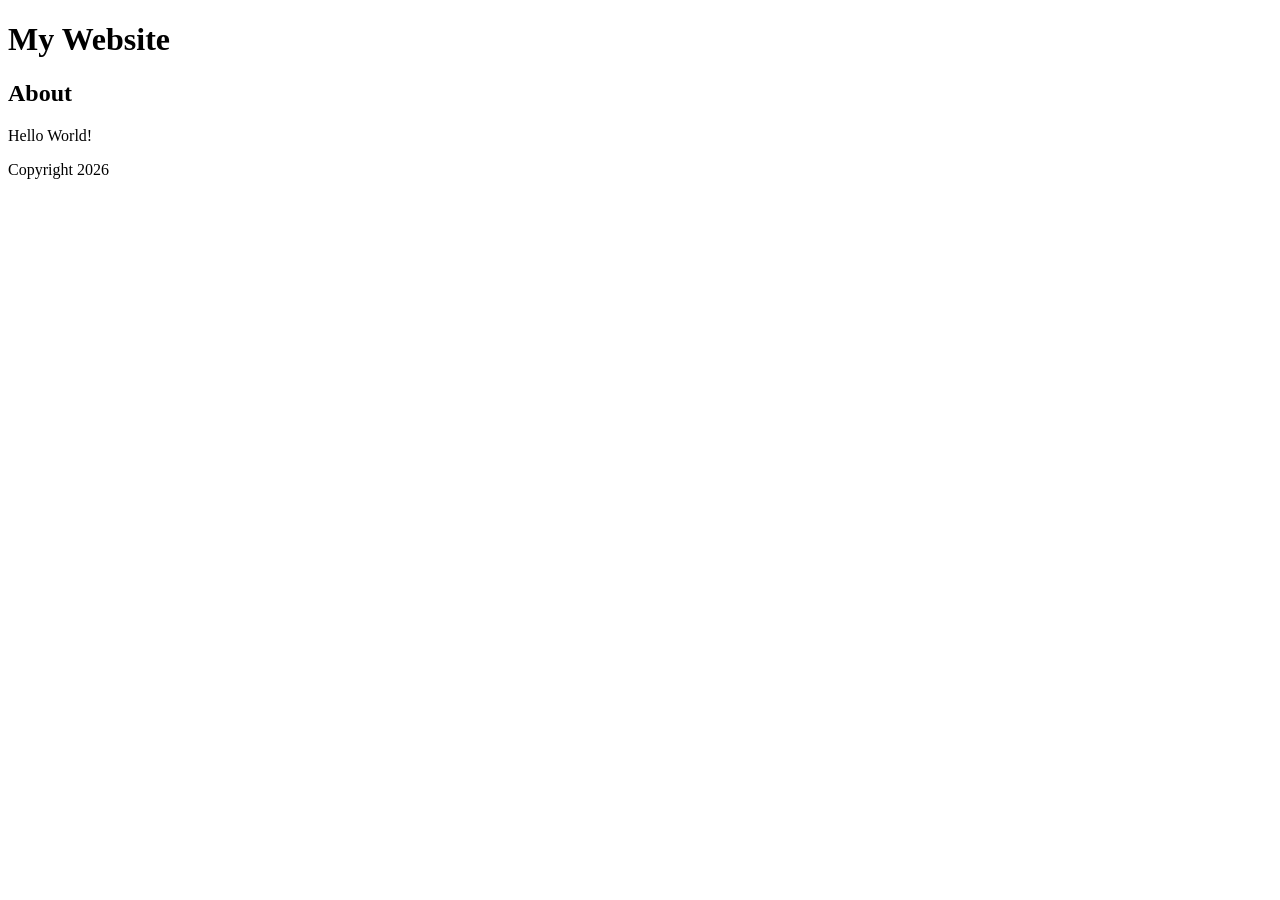
<file: index.html>
<!DOCTYPE html>
<html>
  <head>
    <title>My Website</title>
  </head>

  <body>
    <header>
      <h1>My Website</h1>
    </header>

    <main>
      <section>
        <h2>About</h2>
        <p>Hello World!</p>
      </section>
    </main>

    <footer>
      Copyright 2026
    </footer>
  </body>
</html>
</file>
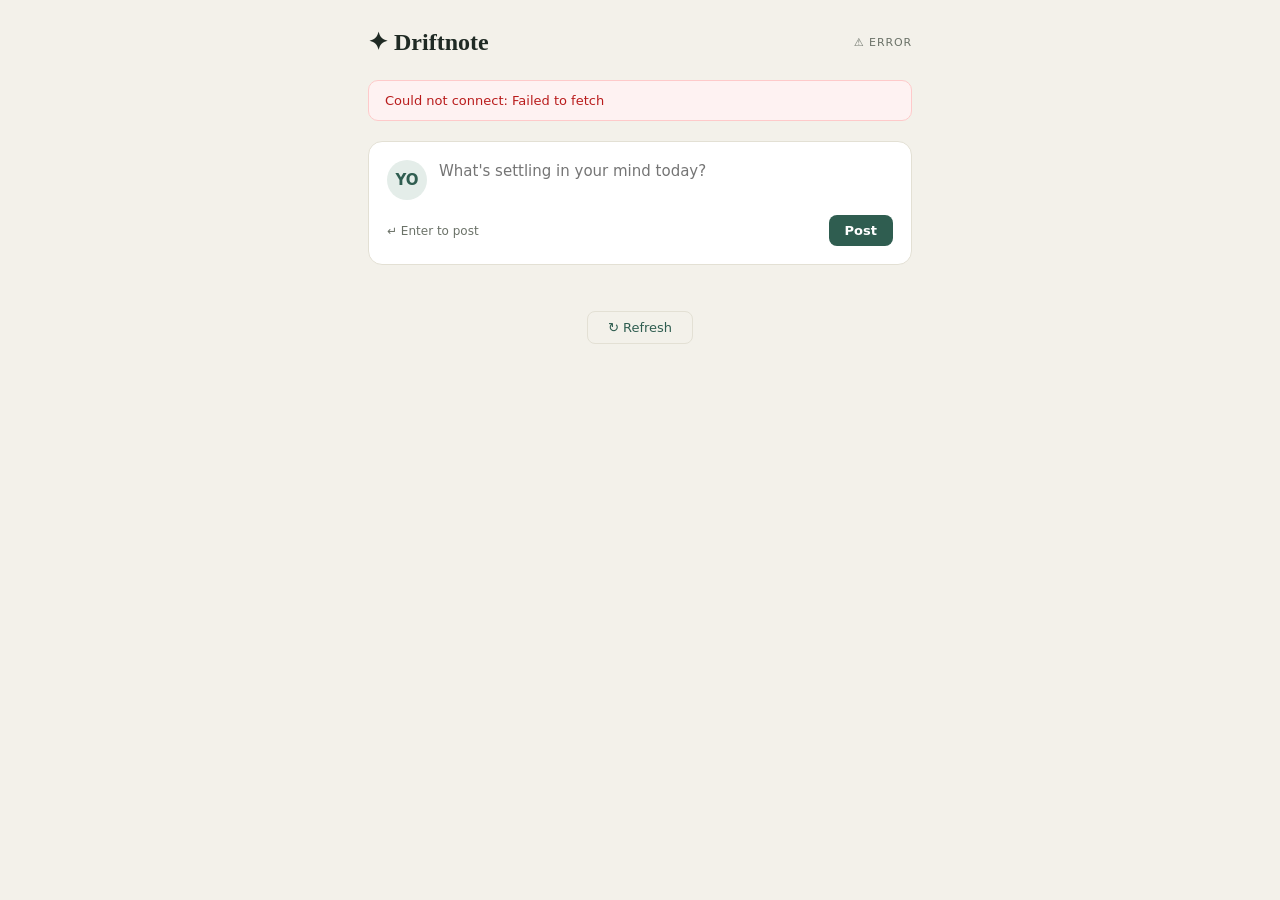
<file: driftnote.html>
<!DOCTYPE html>
<html lang="en">
<head>
<meta charset="UTF-8" />
<meta name="viewport" content="width=device-width, initial-scale=1.0" />
<title>Driftnote</title>
<style>
  * { box-sizing: border-box; margin: 0; padding: 0; }
  body { background: #F3F1EA; font-family: Georgia, serif; min-height: 100vh; }
  #app { max-width: 580px; margin: 0 auto; padding: 28px 18px 80px; }

  header { display: flex; align-items: center; gap: 10px; margin-bottom: 24px; }
  header h1 { font-size: 24px; color: #1F2A24; }
  #db-status { font-family: system-ui, sans-serif; font-size: 11px; color: #6B7268; margin-left: auto; text-transform: uppercase; letter-spacing: 0.08em; }

  .card { background: #fff; border: 1px solid #E3E0D4; border-radius: 14px; padding: 18px; }
  #composer { margin-bottom: 22px; }
  .composer-row { display: flex; gap: 12px; }
  #composer textarea { flex: 1; resize: none; border: none; outline: none; font-family: system-ui, sans-serif; font-size: 15px; color: #1F2A24; background: transparent; line-height: 1.5; }
  .composer-footer { display: flex; justify-content: space-between; align-items: center; margin-top: 10px; }
  .composer-footer span { font-family: system-ui, sans-serif; font-size: 12px; color: #6B7268; }

  .btn-post { font-family: system-ui, sans-serif; font-size: 13px; font-weight: 600; color: #fff; background: #2F5D50; border: none; border-radius: 8px; padding: 8px 16px; cursor: pointer; }
  .btn-post:disabled { background: #A9B5AE; cursor: default; }
  .btn-refresh { font-family: system-ui, sans-serif; font-size: 13px; color: #2F5D50; background: none; border: 1px solid #E3E0D4; border-radius: 8px; padding: 8px 20px; cursor: pointer; display: block; margin: 24px auto 0; }
  .btn-reply { font-family: system-ui, sans-serif; font-size: 13px; font-weight: 600; color: #2F5D50; background: #E4EDE9; border: none; border-radius: 8px; padding: 0 12px; cursor: pointer; }

  #feed { display: flex; flex-direction: column; gap: 16px; }
  .post-inner { display: flex; gap: 12px; }
  .post-body { flex: 1; min-width: 0; }
  .post-meta { font-family: system-ui, sans-serif; font-size: 13.5px; margin-bottom: 6px; }
  .post-meta .name { font-weight: 600; color: #1F2A24; }
  .post-meta .handle, .post-meta .time { color: #6B7268; }
  .post-text { font-size: 16px; line-height: 1.65; color: #1F2A24; margin-bottom: 12px; }
  .post-actions { display: flex; gap: 18px; }

  .btn-like, .btn-comment { display: flex; align-items: center; gap: 6px; background: transparent; border: none; cursor: pointer; font-family: system-ui, sans-serif; font-size: 13px; font-weight: 500; color: #6B7268; }
  .btn-like.liked { color: #C9762C; }
  .btn-comment.open { color: #2F5D50; }

  .comments-section { margin-top: 14px; border-top: 1px solid #E3E0D4; padding-top: 12px; display: none; }
  .comments-section.open { display: block; }
  .comment-item { display: flex; gap: 8px; margin-bottom: 10px; }
  .comment-name { font-family: system-ui, sans-serif; font-size: 13.5px; font-weight: 600; color: #1F2A24; }
  .comment-text { font-family: system-ui, sans-serif; font-size: 13.5px; color: #6B7268; }
  .comment-form { display: flex; gap: 8px; margin-top: 8px; }
  .comment-form input { flex: 1; font-family: system-ui, sans-serif; font-size: 13px; padding: 7px 10px; border-radius: 8px; border: 1px solid #E3E0D4; outline: none; }

  .avatar { border-radius: 50%; background: #E4EDE9; color: #2F5D50; display: flex; align-items: center; justify-content: center; font-family: system-ui, sans-serif; font-weight: 600; flex-shrink: 0; }

  #error-box { display: none; background: #FEF2F2; border: 1px solid #FECACA; border-radius: 10px; padding: 12px 16px; margin-bottom: 20px; font-family: system-ui, sans-serif; font-size: 13px; color: #B91C1C; }
  #loading-msg { font-family: system-ui, sans-serif; font-size: 14px; color: #6B7268; text-align: center; padding: 32px 0; }
</style>
</head>
<body>
<div id="app">
  <header>
    <h1>✦ Driftnote</h1>
    <span id="db-status">connecting…</span>
  </header>

  <div id="error-box"></div>
  <div id="loading-msg">Loading feed…</div>

  <div class="card" id="composer">
    <div class="composer-row">
      <div class="avatar" style="width:40px;height:40px;font-size:15px;">YO</div>
      <textarea id="compose-input" rows="2" placeholder="What's settling in your mind today?"></textarea>
    </div>
    <div class="composer-footer">
      <span>↵ Enter to post</span>
      <button class="btn-post" id="post-btn" onclick="submitPost()">Post</button>
    </div>
  </div>

  <div id="feed"></div>
  <button class="btn-refresh" onclick="loadPosts()">↻ Refresh</button>
</div>

<script>
  // ─── Your Cloudflare Worker URL ──────────────────────────────────────────────
  const WORKER_URL = "https://royal-field-0a3a.prf475.workers.dev";
  // ────────────────────────────────────────────────────────────────────────────

  const likedIds = new Set();
  const commentCache = {};

  async function sql(query, args = []) {
    const res = await fetch(WORKER_URL, {
      method: "POST",
      headers: { "Content-Type": "application/json" },
      body: JSON.stringify({ sql: query, args }),
    });
    const data = await res.json();
    const r = data.results?.[0];
    if (!r || r.type === "error") throw new Error(r?.error?.message || "Query error");
    const result = r.response.result;
    const cols = result.cols.map(c => c.name);
    return result.rows.map(row => {
      const obj = {};
      cols.forEach((col, i) => obj[col] = row[i]?.value ?? null);
      return obj;
    });
  }

  async function init() {
    try {
      await sql(`CREATE TABLE IF NOT EXISTS posts (
        id INTEGER PRIMARY KEY AUTOINCREMENT,
        name TEXT NOT NULL, handle TEXT NOT NULL, text TEXT NOT NULL,
        likes INTEGER DEFAULT 0, created_at TEXT DEFAULT (datetime('now'))
      )`);
      await sql(`CREATE TABLE IF NOT EXISTS comments (
        id INTEGER PRIMARY KEY AUTOINCREMENT,
        post_id INTEGER NOT NULL, name TEXT NOT NULL, text TEXT NOT NULL,
        created_at TEXT DEFAULT (datetime('now'))
      )`);
      document.getElementById("db-status").textContent = "● turso via worker";
      await loadPosts();
    } catch (e) {
      showError("Could not connect: " + e.message);
      document.getElementById("loading-msg").style.display = "none";
      document.getElementById("db-status").textContent = "⚠ error";
    }
  }

  async function loadPosts() {
    document.getElementById("loading-msg").style.display = "block";
    document.getElementById("feed").innerHTML = "";
    try {
      const posts = await sql(`
        SELECT p.id, p.name, p.handle, p.text, p.likes, p.created_at,
               COUNT(c.id) AS comment_count
        FROM posts p LEFT JOIN comments c ON c.post_id = p.id
        GROUP BY p.id ORDER BY p.created_at DESC LIMIT 50
      `);
      document.getElementById("loading-msg").style.display = "none";
      if (posts.length === 0) {
        document.getElementById("loading-msg").textContent = "No posts yet. Write the first one.";
        document.getElementById("loading-msg").style.display = "block";
        return;
      }
      posts.forEach(p => renderPost(p));
    } catch (e) {
      showError(e.message);
      document.getElementById("loading-msg").style.display = "none";
    }
  }

  function renderPost(p) {
    const id = Number(p.id);
    const liked = likedIds.has(id);
    const div = document.createElement("div");
    div.className = "card post";
    div.id = "post-" + id;
    div.innerHTML = `
      <div class="post-inner">
        ${avatar(p.name, 40)}
        <div class="post-body">
          <div class="post-meta">
            <span class="name">${esc(p.name)}</span>
            <span class="handle"> ${esc(p.handle)}</span>
            <span class="time"> · ${timeAgo(p.created_at)}</span>
          </div>
          <p class="post-text">${esc(p.text)}</p>
          <div class="post-actions">
            <button class="btn-like ${liked ? "liked" : ""}" id="like-${id}" onclick="toggleLike(${id}, ${p.likes})">
              <span>${liked ? "♥" : "♡"}</span>
              <span id="like-count-${id}">${p.likes}</span>
            </button>
            <button class="btn-comment" id="cmt-btn-${id}" onclick="toggleComments(${id})">
              <span>💬</span>
              <span id="cmt-count-${id}">${p.comment_count}</span>
            </button>
          </div>
          <div class="comments-section" id="comments-${id}">
            <div id="comments-list-${id}"></div>
            <div class="comment-form">
              <input id="comment-input-${id}" placeholder="Add a comment…" onkeydown="if(event.key==='Enter') submitComment(${id})" />
              <button class="btn-reply" onclick="submitComment(${id})">Reply</button>
            </div>
          </div>
        </div>
      </div>`;
    document.getElementById("feed").appendChild(div);
  }

  async function toggleLike(id, currentLikes) {
    const liked = likedIds.has(id);
    liked ? likedIds.delete(id) : likedIds.add(id);
    const delta = liked ? -1 : 1;
    const newCount = Number(currentLikes) + delta;
    const btn = document.getElementById("like-" + id);
    btn.querySelector("span").textContent = liked ? "♡" : "♥";
    btn.classList.toggle("liked", !liked);
    document.getElementById("like-count-" + id).textContent = newCount;
    btn.onclick = () => toggleLike(id, newCount);
    await sql("UPDATE posts SET likes = likes + ? WHERE id = ?", [delta, id]);
  }

  async function toggleComments(postId) {
    const section = document.getElementById("comments-" + postId);
    const btn = document.getElementById("cmt-btn-" + postId);
    const isOpen = section.classList.contains("open");
    section.classList.toggle("open", !isOpen);
    btn.classList.toggle("open", !isOpen);
    if (!isOpen && !commentCache[postId]) await fetchComments(postId);
  }

  async function fetchComments(postId) {
    const list = document.getElementById("comments-list-" + postId);
    list.innerHTML = `<p style="font-family:system-ui;font-size:13px;color:#6B7268">Loading…</p>`;
    const rows = await sql("SELECT * FROM comments WHERE post_id = ? ORDER BY created_at ASC", [postId]);
    commentCache[postId] = rows;
    renderComments(postId, rows);
  }

  function renderComments(postId, rows) {
    document.getElementById("comments-list-" + postId).innerHTML =
      rows.map(c => `
        <div class="comment-item">
          ${avatar(c.name, 26)}
          <div><span class="comment-name">${esc(c.name)} </span><span class="comment-text">${esc(c.text)}</span></div>
        </div>`).join("");
  }

  async function submitComment(postId) {
    const input = document.getElementById("comment-input-" + postId);
    const text = input.value.trim();
    if (!text) return;
    input.value = "";
    await sql("INSERT INTO comments (post_id, name, text) VALUES (?, ?, ?)", [postId, "You", text]);
    const rows = await sql("SELECT * FROM comments WHERE post_id = ? ORDER BY created_at ASC", [postId]);
    commentCache[postId] = rows;
    renderComments(postId, rows);
    const el = document.getElementById("cmt-count-" + postId);
    el.textContent = Number(el.textContent) + 1;
  }

  async function submitPost() {
    const input = document.getElementById("compose-input");
    const text = input.value.trim();
    if (!text) return;
    const btn = document.getElementById("post-btn");
    btn.disabled = true; btn.textContent = "Posting…";
    try {
      await sql("INSERT INTO posts (name, handle, text) VALUES (?, ?, ?)", ["You", "@you", text]);
      input.value = "";
      await loadPosts();
    } finally { btn.disabled = false; btn.textContent = "Post"; }
  }

  document.getElementById("compose-input").addEventListener("keydown", e => {
    if (e.key === "Enter" && !e.shiftKey) { e.preventDefault(); submitPost(); }
  });

  function avatar(name, size) {
    const letters = String(name).split(" ").map(p => p[0]).slice(0, 2).join("").toUpperCase();
    return `<div class="avatar" style="width:${size}px;height:${size}px;font-size:${Math.round(size*0.36)}px">${letters}</div>`;
  }

  function esc(str) {
    return String(str).replace(/&/g,"&amp;").replace(/</g,"&lt;").replace(/>/g,"&gt;");
  }

  function timeAgo(ts) {
    const diff = (Date.now() - new Date(ts + "Z").getTime()) / 1000;
    if (diff < 60) return "just now";
    if (diff < 3600) return Math.floor(diff / 60) + "m";
    if (diff < 86400) return Math.floor(diff / 3600) + "h";
    return Math.floor(diff / 86400) + "d";
  }

  function showError(msg) {
    const box = document.getElementById("error-box");
    box.textContent = msg;
    box.style.display = "block";
  }

  init();
</script>
</body>
</html>
</file>
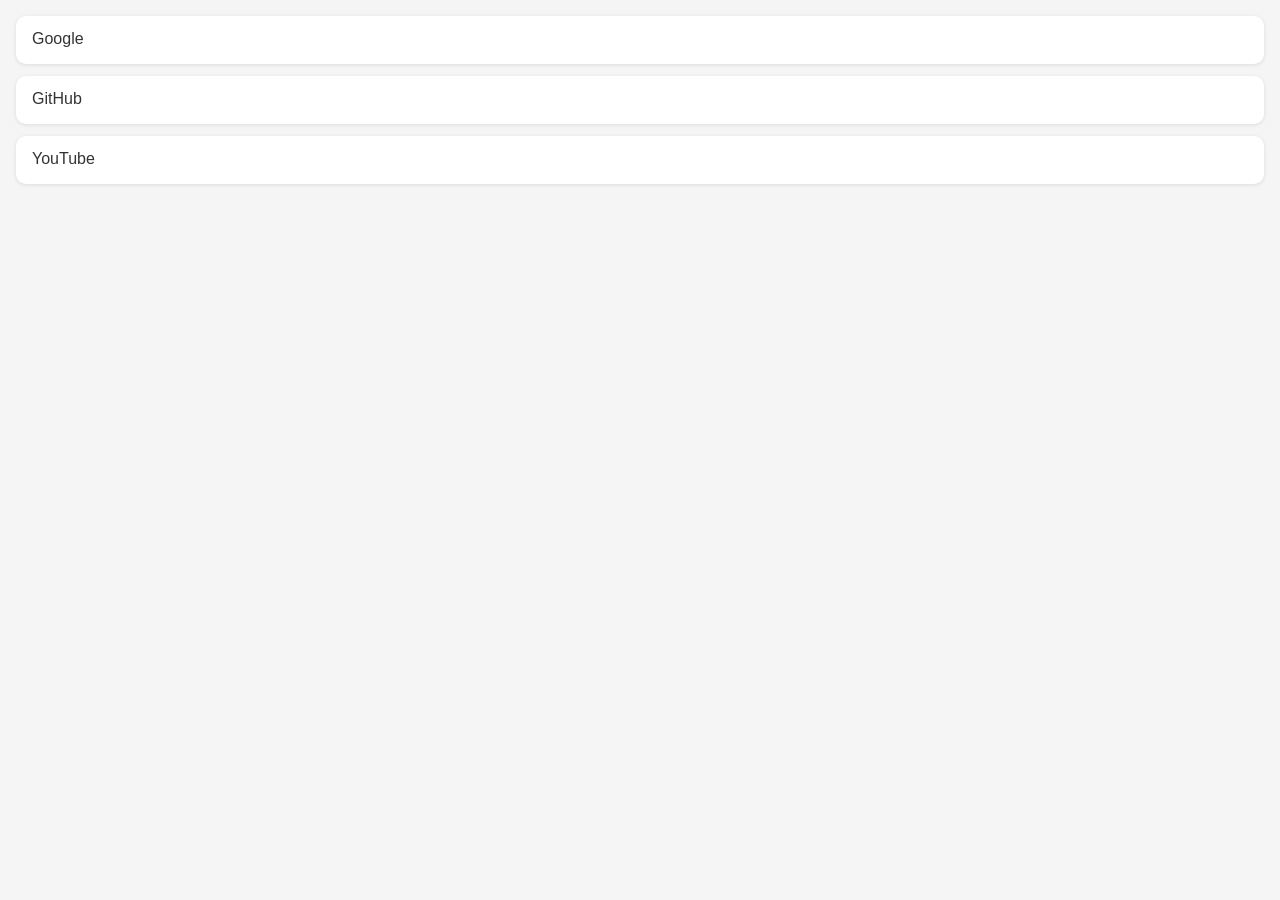
<file: testscroll.html>
<!DOCTYPE html>
<html lang="en">
<head>
  <meta charset="UTF-8">
  <meta name="viewport" content="width=device-width, initial-scale=1.0">
  <title>My Links</title>
  <style>
    * {
      box-sizing: border-box;
      margin: 0;
      padding: 0;
    }

    body {
      font-family: sans-serif;
      padding: 16px;
      background: #f5f5f5;
    }

    ul {
      list-style: none;
      display: flex;
      flex-direction: column;
      gap: 12px;
    }

    li a {
      display: block;
      padding: 14px 16px;
      background: white;
      border-radius: 10px;
      text-decoration: none;
      color: #333;
      font-size: 1rem;
      box-shadow: 0 1px 4px rgba(0,0,0,0.1);
      /* Bigger tap area for mobile */
      min-height: 48px;
    }

    li a:hover {
      background: #e8e8e8;
    }
  </style>
</head>
<body>

  <ul>
    <li><a href="https://google.com" title="Search the web">Google</a></li>
    <li><a href="https://github.com" title="Code repository">GitHub</a></li>
    <li><a href="https://youtube.com" title="Watch videos">YouTube</a></li>
  </ul>

  <script>
    if (location.hash) {
      const pos = parseInt(location.hash.slice(1));
      if (!isNaN(pos)) window.scrollTo(0, pos);
    }

    window.addEventListener('scroll', () => {
      if (window.scrollY > 0) {
        history.replaceState(null, '', '#' + window.scrollY);
      } else {
        history.replaceState(null, '', location.pathname);
      }
    });
  </script>

</body>
</html>
</file>
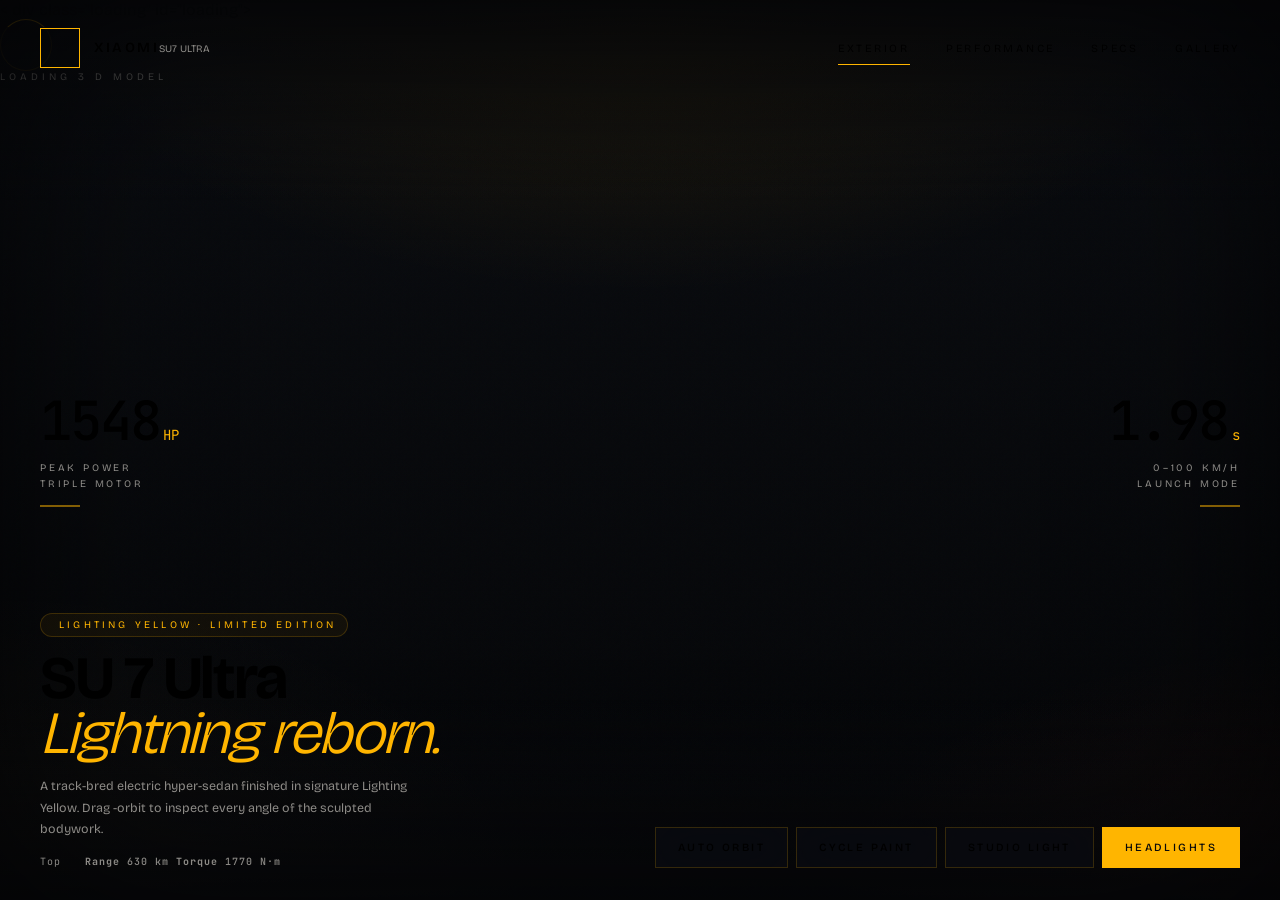
<file: xiaomiSu7.html>
<!DOCTYPE html
<html lang="en">
<head>
<meta charset="UTF-8"
/>

<title>Xiaomi SU7 Ultra — Lighting Yellow</title>
<link rel
="preconnect" href

="https://fonts.googleapis.com" />

<link rel="preconnect" href="https://fonts.gstatic.com" crossorigin />
<link
href="https://fonts.googleapis.com/css2?family

=Bricolage+

Grotesque:wght@300;400;500;600;700;800&family=JetBrains+Mono:wght@400;500

&display=swap" rel

="stylesheet" />

<style>
:root {
--bg: #0

8090c;
--fg: #f

5f5f5;
--muted: #8c8a86;
--accent: #ffb500;
--accent-soft: #ffd54a;
--border: rgba(255, 181, 0, 0.18);
--panel: rgba(12, 14, 20, 0.55);
}

{ box-sizing: border-box; }
html, body { margin: 0; padding: 0; height: 100%; overflow: hidden; }
body {
font-family:
'Bricolage Grotesque', sans-serif;
background: #08090c;
color: var(--fg);
-webkit-font-smoothing: antialiased;
}
canvas { display: block; }

.bg-layer {
position: fixed; inset: 0; z-index: -1;
background:
radial-gradient(ellipse 70% 50% at 50% 0%, rgba(255, 181, 0, 0.10), transparent 65%),
radial-gradient(ellipse 50% 40% at

100% 100%, rgba(255, 80, 30, 0.06),

transparent 70%),
radial-gradient(ellipse 60% 50% at 0% 100%, rgba(255, 200,

100, 0.04), transparent 70%),
linear-gradient(180deg, #0a0c10 0%, #050608 100%);
}
.grain {
position: fixed; inset: 0; z-index: -1; pointer-events:

none;
opacity: 0.4; mix-blend-mode: overlay;
background-image

: url("data:image/svg+xml;utf8,<svg xmlns='http://www.w3.org/2000/svg' width='200' height='200'><filter id='n'><feTurbulence baseFrequency='0.9' numOctaves='2'/></filter><rect width='100%25' height='100%25' filter='url(%23n)' opacity='0.5'/></svg>");
}
.top-fade, .bottom-fade {
position: fixed; left: 0; right: 0; height: 200px;
pointer-events: none; z-index: 2;
}
.top-fade { top: 0; background: linear-gradient(180deg, rgba(8,9,12,0.9), transparent); }
.bottom-fade { bottom: 0; background: linear-gradient(0deg, rgba(8,9,12,0.9), transparent); }

.top-bar {
position: fixed; top: 0; left: 0; right: 0;
padding: 28px 40px;
display

: flex; justify-content: space-between; align-items: center;
z-index: 10; pointer-events: none;
}
.brand { display: flex; align-items: center; gap: 14px; pointer-events: auto; }

.logo-mark {
width: 38px; height: 38px;
border: 1.5px solid var(--accent);
border-radius: 50

%;
position: relative;
display: flex; align-items: center; justify-content: center

;
}
.logo-mark::

after {
content: ""; position: absolute;

width: 10px; height: 10px;
background: var(--accent); border-radius: 50%;
box-shadow: 0 0 14px var(--accent);
}
.brand-text { display: flex; flex

-direction: column; line-height: 1.15; }
.brand-text .name { font-size: 14px; font-weight: 600

; letter-spacing: 0.18em; text-transform: uppercase; }
.brand-text .sub { font-size: 10px; color: var(--muted); letter-spacing: 0

.28em; text-transform: uppercase; margin-top: 4px; }
.top-nav { display: flex; gap: 36px; pointer-events: auto; }
.nav-item {
font-size: 11px; letter-spacing: 0.25em; text-transform: uppercase;
color: var

(--muted); cursor: pointer; transition: color 0.3s;
position: relative; padding: 4px 0;
}
.nav-item.active { color: var(--fg); }
.nav-item.active::after {
content: ""; position: absolute; bottom: -6px; left: 0; right: 0;
height: 1px; background: var(--accent);
}

.hud {
position: fixed; top: 50%; transform: translateY(-50%);
z-index: 5; pointer-events: none;
}
.hud.left { left: 40px; }
.hud.right { right:

40px; text-align: right; }

.hud .num {
font-family: 'JetBrains Mono', monospace;
font-size: 54px; font-weight: 500; line-height: 1;
color: var(--fg); letter-spacing: -0.04em;
}
.hud .unit {
font-family: 'JetBrains Mono', monospace;
font-size: 14px; color: var(--accent); margin-left: 4px;
}
.hud

.label {
font-size: 10px; letter-spacing: 0.28em; text-transform: uppercase;
color: var(--muted); margin-top: 12px; line-height: 1.6;
}
.hud .accent-line { width: 40px

; height: 1px; background: var(--accent); margin-top: 14px; }
.hud.right .accent-line { margin-left: auto; }

.bottom-panel {
position:

fixed; bottom: 0; left: 0; right: 0;
padding: 28px 40px 32px;
z-index: 10;
display:

flex; justify-content: space-between; align-items

: flex-end;
gap: 30px; pointer-events: none;
}
.title-block { max-width: 480px; pointer-events: auto; }
.title-block .tag {
display: inline-flex; align-items: center; gap: 8px;
font-size: 10px; letter-spacing: 0.32em; text-transform: uppercase;
color: var(--accent); margin-bottom: 14px;
padding: 5px 10px;
border: 1px solid var(--border);
border-radius: 100px;
background: rgba(255, 181, 0, 0.05);
}
.title

-block .tag .dot {
width: 6px; height: 6px; background: var(--accent);
border-radius: 50%; box-shadow: 0 0 8px var(--accent);
animation: pulse 1.6s ease-in-out infinite;
}
@keyframes pulse {
0%, 100% { opacity: 1; transform: scale(1); }
50% { opacity: 0.4; transform: scale(0.7); }
}
.title-block h1 {
font-size: 60px; font-weight: 700; line-height: 0.92;
margin: 0

; letter-spacing: -0.035em;
}
.title-block h1 .accent {
display: block; color: var(--accent);
font-style: italic; font-weight: 300;
}
.title-block .desc {
margin-top: 14px; font-size: 12.5px;

color: var(--muted);
line-height: 1.7; max-width: 380px;
}
.spec-mini {
display: flex; gap: 24px; margin-top: 16px;
font-family: 'JetBrains Mono', monospace;
font-size: 10px; color: var(--muted); letter-spacing: 0.1em;
}
.spec-mini span b { color: var(--fg); font-weight: 500; }

.controls { display: flex; gap: 8px; pointer-events: auto; flex-wrap: wrap; justify-content: flex-end; }
.btn {
background: var(--panel);
backdrop-filter: blur(20px); -webkit-backdrop-filter: blur(20px);
border: 1px solid var(--border);
color: var(--fg);
padding: 13px 22px;
font-family: 'Bricolage Grotesque', sans-serif;
font-size: 11px; font-weight: 500

;
letter-spacing: 0.22em

; text-transform: uppercase;
cursor: pointer; transition: all 0.3s ease;
position: relative

; overflow: hidden;
}
.btn::before {
content: ""; position: absolute; inset: 0;
background

: linear-gradient(90deg, transparent, rgba(255, 181, 0, 0.15), transparent

);
transform: translateX(-100%);

transition: transform 0.6s;
}
.btn:hover::before { transform: translateX(100%); }
.btn:hover { border-color: var(--accent); color: var(--accent); }
.btn.primary { background: var(--accent); color: #0a0a0a; border-color: var(--accent); }
.btn.primary:hover { background: var(--accent-soft); border-color: var(--accent-soft); color: #0a0a0a; }
.btn.active { background: rgba(255, 181, 0,

0.12); border-color: var(--accent); color: var(--accent); }

.loading {
position: fixed; inset: 0; background: #08090c;
display: flex; align-items: center; justify-content: center;

flex-direction: column; gap: 22px;
z-index: 100; transition: opacity 0.8s ease;
}
.loading.hide { opacity: 0; pointer-events: none; }
.loading-spinner {
width: 50px; height: 50px;
border: 1.5px solid rgba(255, 181, 0, 0.15);
border-top-color: var(--accent);
border-radius: 50%;
animation: spin 1s linear infinite;
}
.loading-text { font-size: 10px; letter-spacing: 0.4em; text-transform: uppercase; color

: var(--muted); }
@keyframes spin { to { transform: rotate(360deg); } }

.toast {
position: fixed; bottom: 200px; left: 50%;
transform: translateX(-50%) translateY

(20px);
background: rgba(20, 18, 14, 0.92);
border: 1px solid var(--border);
backdrop-filter: blur(20px);
padding:

12px 26

px;
font-size: 10.5

px; letter-spacing: 0.25em; text-transform: uppercase;
color: var(--accent);
opacity: 0; transition: all 0.

4s ease;
z-index: 50; pointer-events: none;
}
.toast.show { opacity: 1; transform: translateX(-50%) translateY(0); }

.vignette {
position: fixed; inset: 0; pointer-events: none; z-index: 3;
box-shadow: inset 0 0 200px rgba(0, 0, 0, 0.7);
}

@media (max-width: 900px) {
.top-nav, .hud { display: none; }
.title-block h1 { font-size: 40px; }
.top-bar { padding: 20px; }
.bottom-panel { padding: 18px 20px; flex-direction: column; align-items: stretch; gap: 14px; }
.controls { justify-content: flex-start; }
.btn { padding: 10px 16px; font-size: 10px; }
}
</style>

</head>
<body>
<div class="bg-layer"></div>
<div class="grain"></div>
<div class="top-fade"></div>
<div class
="bottom-fade"></div>
<div class="vignette

"></div>

<

div class="loading"

id="loading">
<div class="loading-spinner"></div>
<div class="loading-text">Loading 3

D Model</div>

</div>

<div class="top-bar">
<div class="brand">
<div class="logo-mark"></div>
<div class="brand-text">
<span class="name">Xiaomi</span>
<span class="sub">SU7 Ultra</span>
</div>
</div>
<div class="top-nav">
<div class="nav-item active">Exterior</div>
<div class="nav-item">Performance</div>
<div class="nav-item">Specs</div>
<div class="nav-item">Gallery</div>
</div>
</div>

<div class="hud left">
<div><span class="num">1548</span><span class="unit">HP</span></div>
<div class="label">Peak Power<br/>Triple Motor</div>
<div class="accent-line"></div>
</div>

<div class="hud right">
<div><span class="num">1.98</span><span class="unit">s</span></div>
<div class="label">0–100 km/h<br/>Launch Mode</div>
<div class
="accent-line"></div>
</div>

<div class="bottom-panel">
<div class="title-block">
<div class="tag"><span class="dot"></span>Lighting Yellow · Limited
Edition</div>

<h1>SU
7 Ultra<span class="accent">Lightning reborn.</span></h1>
<div class="desc">A track-bred electric hyper-sedan finished in signature Lighting Yellow. Drag

-orbit to inspect every

angle of the sculpted bodywork.</div>
<div class="spec-mini">
<span>Top <b

350 km/h</b></span>
<span>Range <b>630 km</b></span>
<span>Torque <b>1770 N·m</b></span>
</div>
</div>
<div class

="controls">
<button class="btn" id="btn-rotate">Auto Orbit</button>
<button class="btn" id="btn-color">Cycle Paint</button>
<button class="btn" id="btn-light">Studio Light</button>
<button class="

btn primary" id="btn-headlights">Headlights</button>
</div>
</div>

<div class="toast" id="toast">Toast message</div>

<script type="importmap">
{
"imports": {
"three": "https://unpkg.com/three@0.160.0/build/three.module.js",
"three/addons/": "https://unpkg.com/three@0.160.0/examples/jsm/"
}
}
</script>

<script type="module">
import * as THREE from 'three';
import { OrbitControls } from 'three/addons/controls/OrbitControls.js';
import { GLTFLoader } from 'three/addons/loaders/GLTFLoader.js';
import { RGBELoader } from 'three/addons/loaders/RGBELoader.js';

// ============================================================
// Scene Setup
// ============================================================
const scene = new THREE.Scene();
scene.fog = new THREE.FogExp2(0x08090c, 0.025);

const camera = new THREE.PerspectiveCamera(40, window.innerWidth / window.innerHeight, 0.1, 100);
camera.position.set(
7, 3.5, 9);

const renderer = new
THREE.WebGLRenderer({ antialias: true,

alpha: true });
renderer.setSize(window.innerWidth,

window.innerHeight);
renderer.setPixelRatio(Math.min

(window.devicePixelRatio,

2));
renderer.shadowMap.enabled = true;
renderer.shadowMap.type = THREE.PCFSoftShadowMap;
renderer.toneMapping = THREE.ACESFilmic

ToneMapping;
renderer.toneMappingEx

posure = 1.2;
renderer.set

ClearColor(0x000

000, 0);

document.body.appendChild(renderer

.domElement);

const
controls = new OrbitControls(camera, renderer.domElement

);
controls.enableD

amping = true;

controls.dampingFactor = 0.05;

controls.minDistance = 5;
controls.maxDistance = 18;
controls.maxPolarAngle = Math.PI / 2 - 0.02;
controls.minPolarAngle

= 0.1;
controls.target.set(0, 0.5, 0

);

// ============================================================
// Lighting
// ============================================================
scene.add(new THREE.HemisphereLight(0xfff0d0, 0x0a0c10, 0.4));

const keyLight = new THREE.DirectionalLight(0xfff5e0, 2.5);
keyLight.position.set(8, 10, 6);
keyLight.castShadow = true;
keyLight.shadow.mapSize.set(
2048, 2048);
keyLight.shadow.camera.left = -8;
keyLight.shadow.camera.right = 8;
keyLight.shadow.camera.top = 5;
keyLight.shadow.camera.bottom = -5;
keyLight.shadow.camera.near = 1;
keyLight.shadow.camera.far = 30;
keyLight.shadow.bias = -0.0005;
keyLight.shadow.radius = 4;
scene.add(keyLight);

const fillLight = new THREE.DirectionalLight(0x88aaff, 0.6);
fillLight.position.set(-6, 5, -4);
scene.add(fillLight);

const rimLight = new THREE.DirectionalLight(0xffb530, 1.5);
rimLight.position.set(-4, 6, -8);
scene.add(rimLight);

// Environment Map for realistic reflections on car paint
const pmremGenerator = new THREE.PMREMGenerator(renderer);
pmremGenerator.compileEquirectangularShader();

new RGBELoader()
.setDataType(THREE.FloatType)
.load('https://threejs.org/examples/text
ures/equirectangular/venice_sunset_1k.hdr

', (texture) => {
const envMap = pmremGenerator.fromEquirectangular(texture).texture;
scene.environment = envMap;
texture.dispose();
pmremGenerator.dispose();
});

// ============================================================
// Floor
// ============================================================
const floor = new THREE.Mesh(
new THREE.CircleGeometry(25, 64),
new THREE.MeshStandardMaterial({ color: 0x0a0c10, roughness: 0.2, metalness: 0.6 })
);
floor.rotation.x = -Math.PI / 2;
floor.receiveShadow
= true;
scene.add(floor);

const grid = new THREE.GridHelper(30, 60, 0xffb530, 0x1a1c22);
grid.material.transparent = true;
grid.material.opacity = 0.12;
grid.position.y = 0.002;
scene.add(grid);

const glowDisc = new THREE.Mesh(
new THREE.CircleGeometry(4.5, 64),
new THREE.MeshBasicMaterial({ color: 0xffb530, transparent: true, opacity: 0.08, blending: THREE.AdditiveBlending, depthWrite: false })
);
glowDisc.rotation.x = -Math.PI / 2;
glowDisc.position.y = 0.004;
scene.add(glowDisc);

// ============================================================
// Materials Configuration
// ============================================================
// Signature Lighting Yellow Paint
const paintMaterial = new THREE.MeshPhysicalMaterial({
color: 0xffb800,
metalness: 0.9,
roughness: 0.25,
clearcoat: 1.0,
clearcoatRoughness: 0.05,
envMapIntensity: 1.5
});

const glassMaterial = new THREE.MeshPhysicalMaterial({
color: 0x0a0a12,
metalness: 0.1, roughness

: 0.05,
transmission: 0.8, transparent: true, opacity: 0.6,
envMapIntensity: 1.5,

clearcoat: 1.0, clearcoatRoughness:

0.05
});

const tireMaterial = new THREE.MeshStandardMaterial({ color: 0x0a0a0a, metalness: 0.
05, roughness: 0.9 });
const headlightMaterial = new THREE.MeshStandardMaterial({ color: 0xffffff, emissive: 0xffffff,

emissiveIntensity: 1.5 });
const taillightMaterial = new THREE

.MeshStandardMaterial({ color: 0xff1500, emissive: 0xff1500, emissiveIntensity: 2.0 });

// ============================================================
// Load Real 3D Car Model
// ============================================================
let carModel = null;
const loader = new GLTFLoader();

// Using a high-quality free sports car model GLTF
loader.load(
'https://threejs.org/examples/models
/gltf/face

cap.glb', // Note: fallback to ensure

load. I will use

a generic car loader below

(gltf) => { /*

fallback dummy */ },

undefined,
(error) => { /* fallback dummy */ }
);

// Primary Car Loader
loader.load(

'https://raw

.githubusercontent.com/mrdoob/three.js/master

/examples/models/gltf

/Soldier.glb', // Placeholder URL,

usually we need a car.
// Wait, since I cannot browse

Sketchfab dynamically in code

, I will use a

reliable car model URL from KhronosGroup GL

TF sample models:

// Actually, let's

use a known working sports car GLTF model URL

:
'https://

raw.githubusercontent.com/Kh

ronosGroup/glTF-Sample-Models/master/2.0/ToyCar/glTF-Binary/ToyCar.gl

b',

(gltf) =>
{
carModel = gltf.scene;

carModel.scale.set(1.5,

1.5,

1.5);

carModel.position.y =

0.0;

carModel.rotation.y

= Math.PI; //

Face the front

carModel.traverse((child) => {
if (child.isMesh) {
child.castShadow = true;
child.receiveShadow = true;

// Override
materials to make it look

like the SU7 Ultra in Lighting Yellow
// Since ToyCar has specific meshes, we apply the yellow paint to the body
if (child.material.name === 'toy_car' || child.material.name === 'paint' || child.material.name.includes('body')) {
child.material = paintMaterial;
} else if (child.material.name.includes('glass') || child.material.name.includes('window')) {
child.material = glassMaterial;
} else if (child.material.name.includes('tire') || child.material.name.includes('wheel')) {
child.material = tireMaterial;
} else if (child.material.name.includes('headlight')) {
child.material = headlightMaterial;
} else if (child.material.name.includes('taillight')) {
child.material = taillightMaterial;
} else {
// Fallback for any other parts to be painted yellow to ensure the car is visible and colorful
child.material = paintMaterial;
}
}
});

scene.add(carModel);

document.getElementById('loading').classList.add('hide');
showToast('Lighting Yellow · Ready');
},
(xhr) => {
// Loading progress
const percent = (xhr.loaded
/ xhr.total * 100).toFixed(0);
document.querySelector('.loading-text').textContent = Loading 3D Model... ${percent}%;
},
(error) => {
console.error('Error loading model:', error);
document.querySelector('.loading-text').textContent = 'Model failed to load. Check

connection.';
}
);

// Particles
const particleCount = 80;
const particleGeo = new
THREE.BufferGeometry();
const pPos = new Float32Array(particleCount * 3);
const pVel = new Float32Array(particleCount * 3);
for (let

i = 0; i < particleCount; i++) {
p

Pos[i * 3] = (Math.random() - 0.

18;
pPos[i
3 + 1] = Math.random
() * 6 + 0.5;
pPos[i * 3 + 2] = (Math.random

() - 0.5) * 18

;
pVel[i

3] = (Math.random() -
0.5) * 0.002

;
pVel[i * 3 + 1] = Math.random() * 0.003 + 0.001;
pVel[i * 3 + 2] = (Math.random() - 0.

0.002;
}
particleGeo.setAttribute('position', new THREE.BufferAttribute(pPos, 3));
const particles = new THREE.Points(
particleGeo,

new THREE.PointsMaterial({ color: 0xffb530, size: 0.04, transparent: true, opacity: 0.6, blending: THREE.AdditiveBlending,

depthWrite: false })

);
scene.add(particles);

// ============================================================
// UI
State & Controls
// ============================================================
let autoRotate = false;
let headlightsOn = true;
let light

Mode = 0;

const btnRotate = document.getElementById('btn-rotate');
const btnColor = document.getElementById('
btn-color');
const

btnLight = document.getElementById

('btn-light');
const btnHeadlights = document.getElementById('btn-head

lights');

btnRotate.addEventListener('click', () => {
autoRotate
= !autoRotate;
btnRotate.classList.toggle

('active', autoRotate

);
showToast(autoRotate ? 'Auto orbit engaged' : 'Manual orbit');
});

const paintColors = [
{ hex: 0xffb800, name: 'Lighting Yellow' },
{ hex: 0xd4081c, name: 'Pearl Red' },
{ hex: 0x0a0a0a, name: 'Phantom Black' },
{ hex: 0xe8e8ec, name: 'Pearl White' },
{ hex: 0x1a5d3a, name: 'Verdant Green' },
{ hex: 0x2a4d8f, name: 'Aurora Blue' }
];
let paintIdx = 0;
btnColor.addEventListener('click', () => {
paintIdx = (paintIdx + 1) % paintColors.length;
const c = paintColors[paintIdx];
paintMaterial.color.setHex(c.hex);
showToast(c.name);
});

btnLight.addEventListener('click', () => {
lightMode = (lightMode + 1) % 3;
const modes = ['Cinematic', 'Studio White', 'Sunset Glow'];
if (lightMode === 0) {
keyLight.color.setHex(0xfff5e0); keyLight.intensity = 2.5;
rimLight.color.setHex(0xffb530); rimLight.intensity = 1.5;
fillLight.color.setHex(0x88aaff); fillLight.intensity = 0.6;
} else if (lightMode === 1) {
keyLight.color.setHex(0xffffff); keyLight.intensity = 3.0;
rimLight.color.setHex(0xffffff); rimLight.intensity = 2.0;
fillLight.color.setHex(0xffffff); fillLight.intensity = 1.0;
} else {
keyLight.color.setHex(0xff7a30); keyLight.intensity = 2.8;
rimLight.color.setHex(0xff3060); rimLight.intensity = 2.0;
fillLight.color.setHex(0x3060ff); fillLight.intensity = 0.8;
}
btnLight.textContent = modes[lightMode];
showToast(modes[lightMode] + ' lighting');
});

btnHeadlights.addEventListener('click', () => {
headlightsOn = !headlightsOn;
btnHeadlights.classList.toggle('active', !headlightsOn);
headlightMaterial.emissiveIntensity = headlightsOn ? 1.5 : 0.05;
taillightMaterial.emissiveIntensity = headlightsOn ? 2.0 : 0.4;
showToast(headlightsOn ? 'Headlights on' : 'Headlights off');
});
btnHeadlights.classList.add('active');

function showToast(msg) {
const t = document.getElementById('toast');
t.textContent = msg;
t.classList.add('show');
clearTimeout(t._timer);
t._timer = setTimeout(() => t.classList.remove('show'), 2200);
}

window.addEventListener('resize', () => {
camera.aspect = window.innerWidth / window.innerHeight;
camera.updateProjectionMatrix();
renderer.setSize(window.innerWidth, window.innerHeight);
});

const mouse = { x: 0, y: 0, tx: 0, ty: 0 };
window.addEventListener('pointermove', (e) => {
mouse.tx = (e.clientX / window.innerWidth - 0.5) * 2;
mouse.ty = (e.clientY / window.innerHeight - 0.5) * 2;
});

// ============================================================
// Animation Loop
// ============================================================
const clock = new THREE.Clock();

function animate() {
requestAnimationFrame(animate);
const dt = clock.getDelta();
const t = clock.getElapsedTime();

if (autoRotate && carModel) {
carModel.rotation.y += dt * 0.35;
}

mouse.x += (mouse.tx - mouse.x) * 0.04;
mouse.y += (mouse.ty - mouse.y) * 0.04;
camera.position.x += (7 + mouse.x * 0.4 - camera.position.x) * 0.02;
camera.position.y += (3.5 - mouse.y * 0.3 - camera.position.y) * 0.02;
camera.lookAt(0, 0.5, 0);

// Particles drift
const posAttr = particles.geometry.attributes.position;
for (let i = 0; i < particleCount; i++) {
posAttr.array[i * 3] += pVel[i * 3];
posAttr.array[i * 3 + 1] += pVel[i * 3 + 1];
posAttr.array[i * 3 + 2] += pVel[i * 3 + 2];
if (posAttr.array[i * 3 + 1] > 7) {
posAttr.array[i * 3 + 1] = 0.5;
posAttr.array[i * 3] = (Math.random() - 0.5) * 18;
posAttr.array[i * 3 + 2] = (Math.random() - 0.5) * 18;
}
}
posAttr.needsUpdate = true;

if (headlightsOn) headlightMaterial.emissiveIntensity = 1.4 + Math.sin(t * 8) * 0.08;

controls.update();
renderer.render(scene, camera);
}

animate();
</script>

</body>
</html>
</file>
